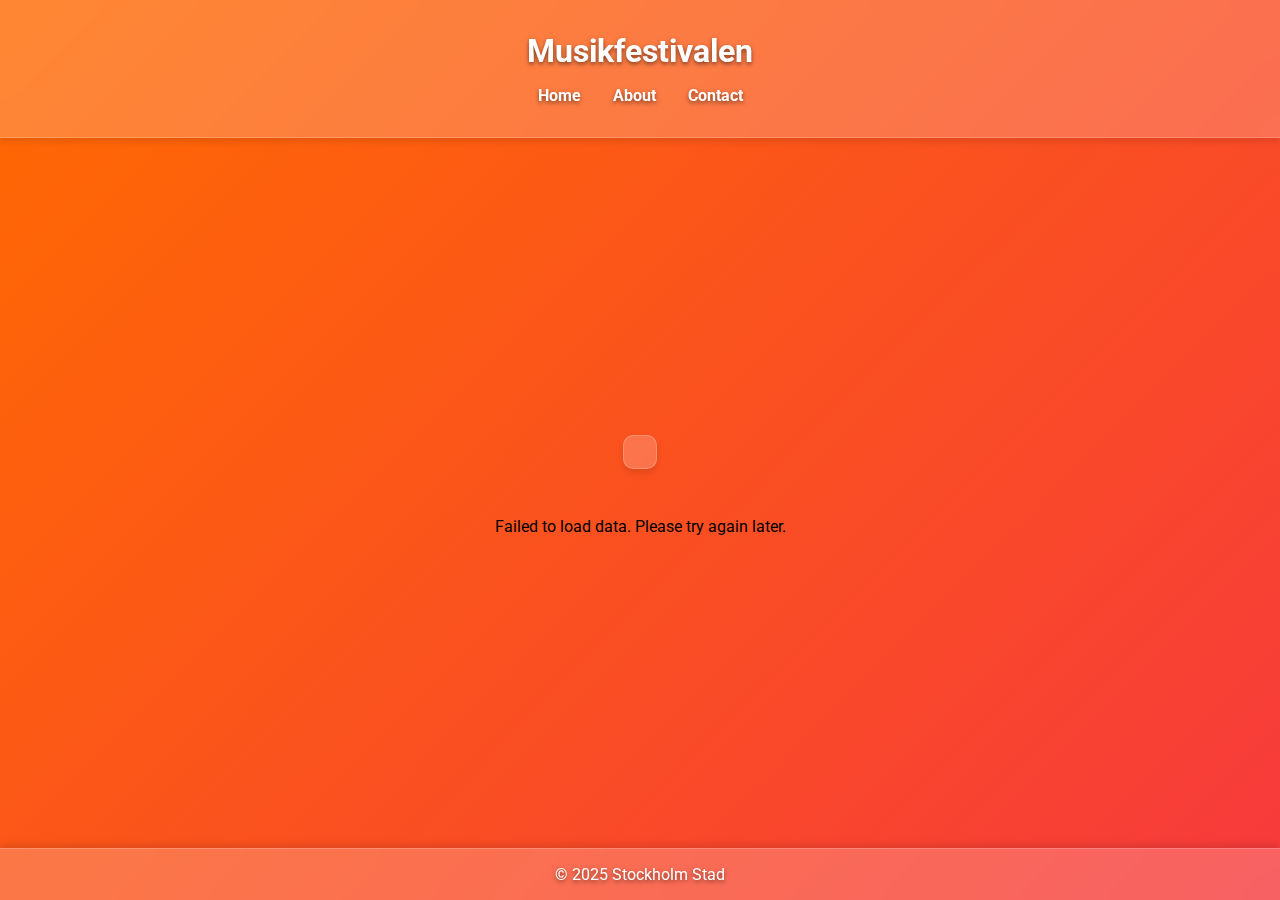
<file: index.html>
<!DOCTYPE html>
<html lang="en">
  <head>
    <meta charset="UTF-8" />
    <meta name="viewport" content="width=device-width, initial-scale=1.0" />
    <title>Musikfestivalen</title>
    <link rel="stylesheet" href="styles.css" />
    <link
      href="https://fonts.googleapis.com/css2?family=Roboto:wght@400;700&display=swap"
      rel="stylesheet"
    />
  </head>
  <body>
    <header>
      <h1>Musikfestivalen</h1>
      <nav class="navbar">
        <ul>
          <li><a href="#">Home</a></li>
          <li><a href="#">About</a></li>
          <li><a href="#">Contact</a></li>
        </ul>
      </nav>
    </header>
    <main>
      <section id="filters" class="filter-section"></section>
      <section id="content" class="artist-container"></section>
    </main>
    <footer>
      <p>&copy; 2025 Stockholm Stad</p>
    </footer>
  </body>
  <script src="script.js"></script>
</html>
</file>
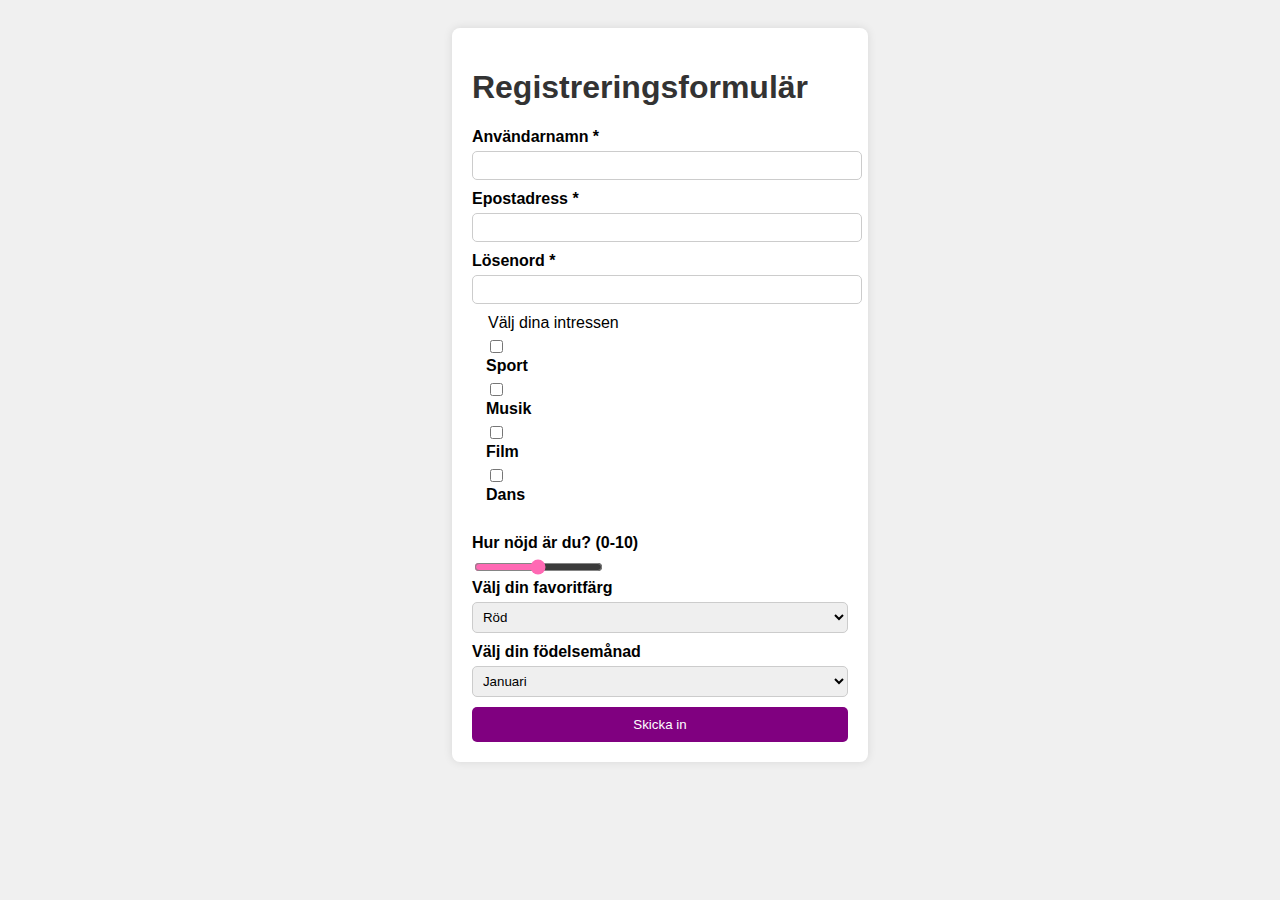
<file: Form/index.html>
<!DOCTYPE html>
<html lang="sv">
<head>
  <meta charset="UTF-8">
  <meta name="viewport" content="width=device-width, initial-scale=1.0">
  <title>Interaktivt Formulär</title>
  <link rel="stylesheet" href="style.css">
</head>
<body>
    <main>
        <form>
            <h1>Registreringsformulär</h1>


    <label for="username">Användarnamn *</label>
    <input type="text" name="username" required>

    <label for="email">Epostadress *</label>
    <input type="email" name="email" required>

    <label for="password">Lösenord *</label>
    <input type="password" name="password" required>

    <!-- Checkboxar -->
    <fieldset>
      <legend>Välj dina intressen</legend>
      <input type="checkbox" id="sport" name="interest" value="sport">
      <label for="sport">Sport</label>

      <input type="checkbox" id="musik" name="interest" value="musik">
      <label for="musik">Musik</label>

      <input type="checkbox" id="Film" name="interest" value="Film">
      <label for="Film">Film</label>

      <input type="checkbox" id="Dans" name="interest" value="Dans">
      <label for="Dans">Dans</label>
    </fieldset>

    <!-- Reglage (range input) -->
    <label for="preference">Hur nöjd är du? (0-10)</label>
    <input type="range" id="preference" name="preference" min="0" max="10" value="5">

    <!-- Dropdown-lista (select) -->
    <label for="color">Välj din favoritfärg</label>
    <select id="color" name="color">
      <option value="red">Röd</option>
      <option value="blue">Blå</option>
      <option value="green">Grön</option>
      <option value="yellow">Gul</option>
      <option value="pink">Rosa</option>
      <option value="purple">lila</option>
    </select>
    <label for="Birth-month">Välj din födelsemånad</label>
    <select id="Birth-month" name="Birth-month">
      <option value="January">Januari</option>
      <option value="February">Februari</option>
      <option value="March">Mars</option>
      <option value="April">Apil</option>
      <option value="May">Maj</option>
      <option value="June">Juni</option>
      <option value="July">Juli</option>
      <option value="August">Augusti</option>
      <option value="September">September</option>
      <option value="October">Oktober</option>
      <option value="November">November</option>
      <option value="December">December</option>
    
    </select>
    <!-- Submit-knapp -->
    <button type="submit">Skicka in</button>

      </form>
    </main>
  </body>
</html>
</file>
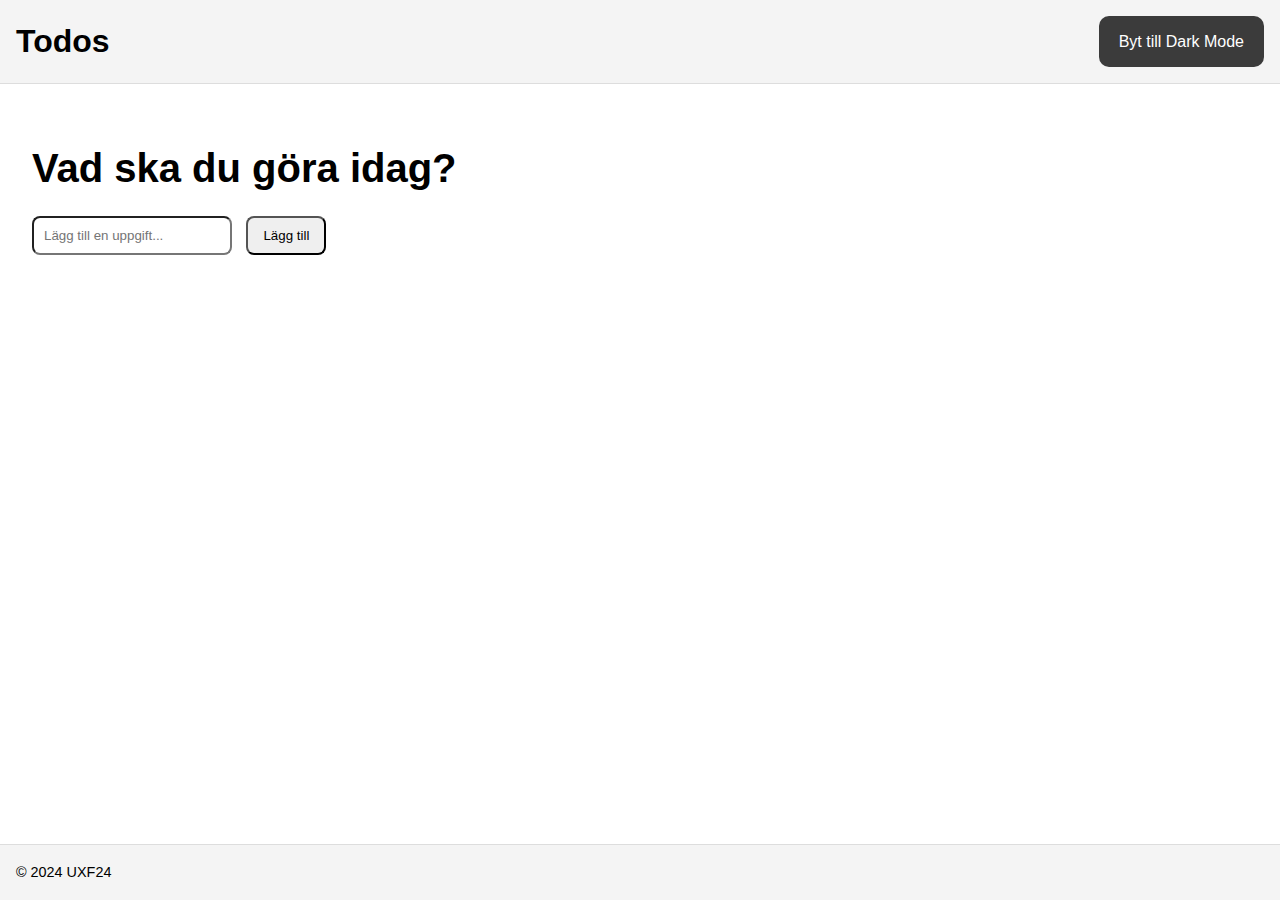
<file: Lektion JS/index.html>
<!DOCTYPE html>
<html lang="en">

<head>
    <meta charset="UTF-8">
    <meta name="viewport" content="width=device-width, initial-scale=1.0">
    <title>Todo app</title>
    <link rel="stylesheet" href="styles.css">
</head>

<body>
    <div class="app">
        <header class="header">
            <h1>Todos</h1>
            <button class="theme-toggle">Byt till Dark Mode</button>
        </header>
        <main class="main-content">
            <section class="todo-section">
                <h2>Vad ska du göra idag?</h2>
                <input type="text" class="todo-input" placeholder="Lägg till en uppgift...">
                <button class="add-todo-btn">Lägg till</button>
                <ul class="todo-list"></ul>
            </section>
        </main>
        <footer class="footer">
            <p class="footer-text">&copy; 2024 UXF24</p>
        </footer>
    </div>

    <script src="script.js"></script>
</body>

</html>
</file>
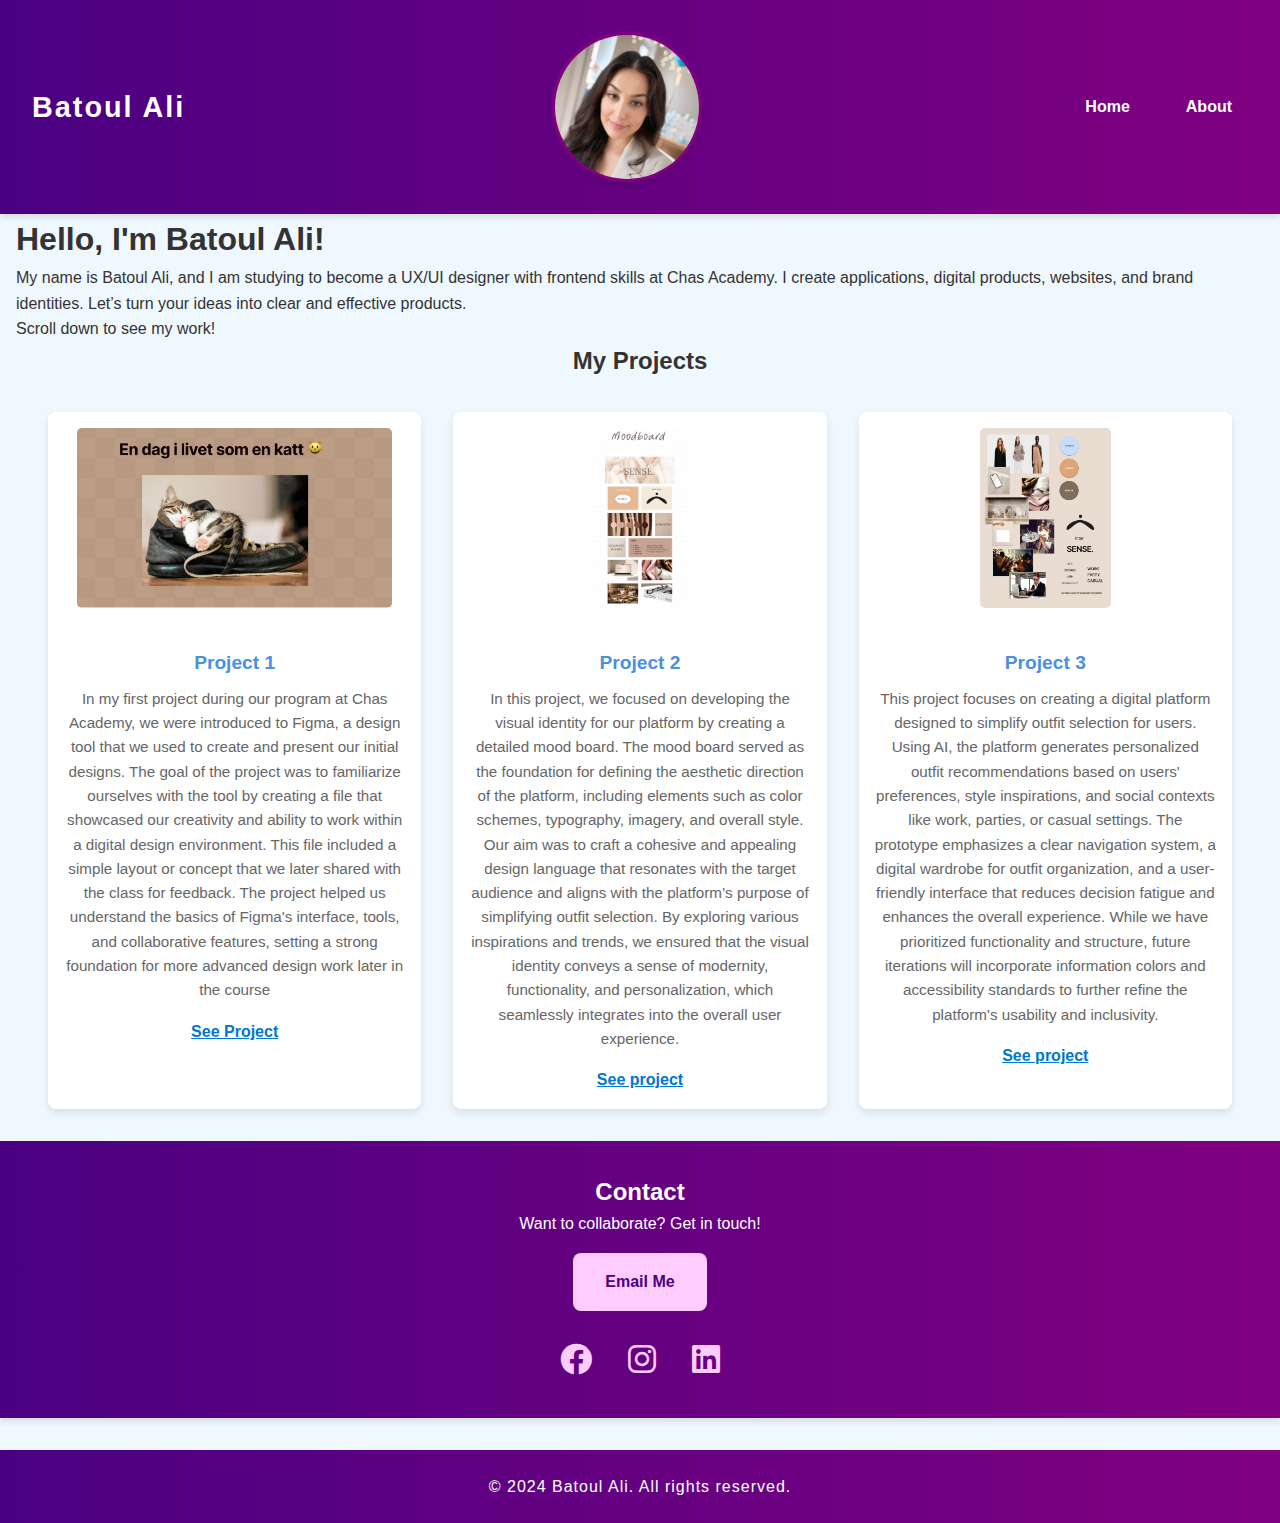
<file: Uppgift/index.html>
<!DOCTYPE html>
<html lang="sv">
<head>
    <meta charset="UTF-8">
    <meta name="viewport" content="width=device-width, initial-scale=1.0">
    <title>My Portfolio</title>
    <link rel="stylesheet" href="styling.css">
    <link rel="stylesheet" href="https://cdnjs.cloudflare.com/ajax/libs/font-awesome/6.0.0-beta3/css/all.min.css">
</head>
<body>
    <header class="main-header">
        <div class="logo">Batoul Ali</div>
        <img src="images/IMG_2450.JPG" alt="En bild av mig själv" class="profile-img">
        <nav class="main-nav">
            <ul>
                <li><a href="#home">Home</a></li>
                <li><a href="about.html">About</a></li>
            </ul>
        </nav>
    </header>
    
    <section id="home" class="intro-section">
        <div class="intro-content">
            <h1>Hello, I'm Batoul Ali!</h1>
            <p>
                My name is Batoul Ali, and I am studying to become a UX/UI designer with frontend skills at Chas Academy. I create applications, digital products, websites, and brand identities. Let’s turn your ideas into clear and effective products.
            </p>
            <p>Scroll down to see my work!</p>
        </div>
    </section>

    <section id="work" class="work-section">
        <h2>My Projects</h2>
        <div class="project-container">
            <div class="project-card">
                <img src="images/IMG_3956.jpg" alt="Projekt 1">
                <h3>Project 1</h3>
                <p>In my first project during our program at Chas Academy, we were introduced to Figma, a design tool that we used to create and present our initial designs. The goal of the project was to familiarize ourselves with the tool by creating a file that showcased our creativity and ability to work within a digital design environment. This file included a simple layout or concept that we later shared with the class for feedback. The project helped us understand the basics of Figma's interface, tools, and collaborative features, setting a strong foundation for more advanced design work later in the course</p>
                <a href="https://www.figma.com/slides/O0G6O4EhElFP3WrexHkgCl/Livet-som-en-katt?node-id=1-25&t=vVNpgzlCT9r288ne-1">See Project</a>
            </div>
            <div class="project-card">
                <img src="images/IMG_3957.jpg" alt="Projekt 2">
                <h3>Project 2</h3>
                <p>In this project, we focused on developing the visual identity for our platform by creating a detailed mood board. The mood board served as the foundation for defining the aesthetic direction of the platform, including elements such as color schemes, typography, imagery, and overall style. Our aim was to craft a cohesive and appealing design language that resonates with the target audience and aligns with the platform’s purpose of simplifying outfit selection. By exploring various inspirations and trends, we ensured that the visual identity conveys a sense of modernity, functionality, and personalization, which seamlessly integrates into the overall user experience.</p>
                <a href="https://www.figma.com/board/CUwMGALnqBothd5byAK05R/BN-Moodboard?node-id=0-1&t=PeYMszunjwVnaIkH-1">See project</a>
            </div>
            <div class="project-card">
                <img src="images/IMG_3958.jpg" alt="Projekt 3">
                <h3>Project 3</h3>
                <p>This project focuses on creating a digital platform designed to simplify outfit selection for users. Using AI, the platform generates personalized outfit recommendations based on users' preferences, style inspirations, and social contexts like work, parties, or casual settings. The prototype emphasizes a clear navigation system, a digital wardrobe for outfit organization, and a user-friendly interface that reduces decision fatigue and enhances the overall experience. While we have prioritized functionality and structure, future iterations will incorporate information colors and accessibility standards to further refine the platform's usability and inclusivity.</p>
                <a href="https://www.figma.com/design/5IgG5gqbSP6rv6SntZIZbA/PROJEKT?node-id=587-2438&t=t5pT4wf1DnkoKvvE-1">See project</a>
            </div>
        </div>
    </section>

    <section id="contact" class="contact-section">
        <h2>Contact</h2>
        <p>Want to collaborate? Get in touch!</p>
        <a href="mailto:batoul.al@chasacademy.se" class="contact-button">Email Me</a>
        <div class="social-links">
            <a href="https://www.facebook.com/share/18AjigbLKt/?mibextid=LQQJ4d" target="_blank"><i class="fab fa-facebook"></i></a>
            <a href="https://www.instagram.com/tabboulee/?igsh=anhobDJnMjY4ZWw4&utm_source=qr" target="_blank"><i class="fab fa-instagram"></i></a>
            <a href="https://www.linkedin.com/in/batoul-al-haj-ali-0488852b9/?originalSubdomain=se" target="_blank"><i class="fab fa-linkedin"></i></a>
        </div>
    </section>

    <footer class="main-footer">
        <p>&copy; 2024 Batoul Ali. All rights reserved.</p>
    </footer>
</body>
</html>
</file>
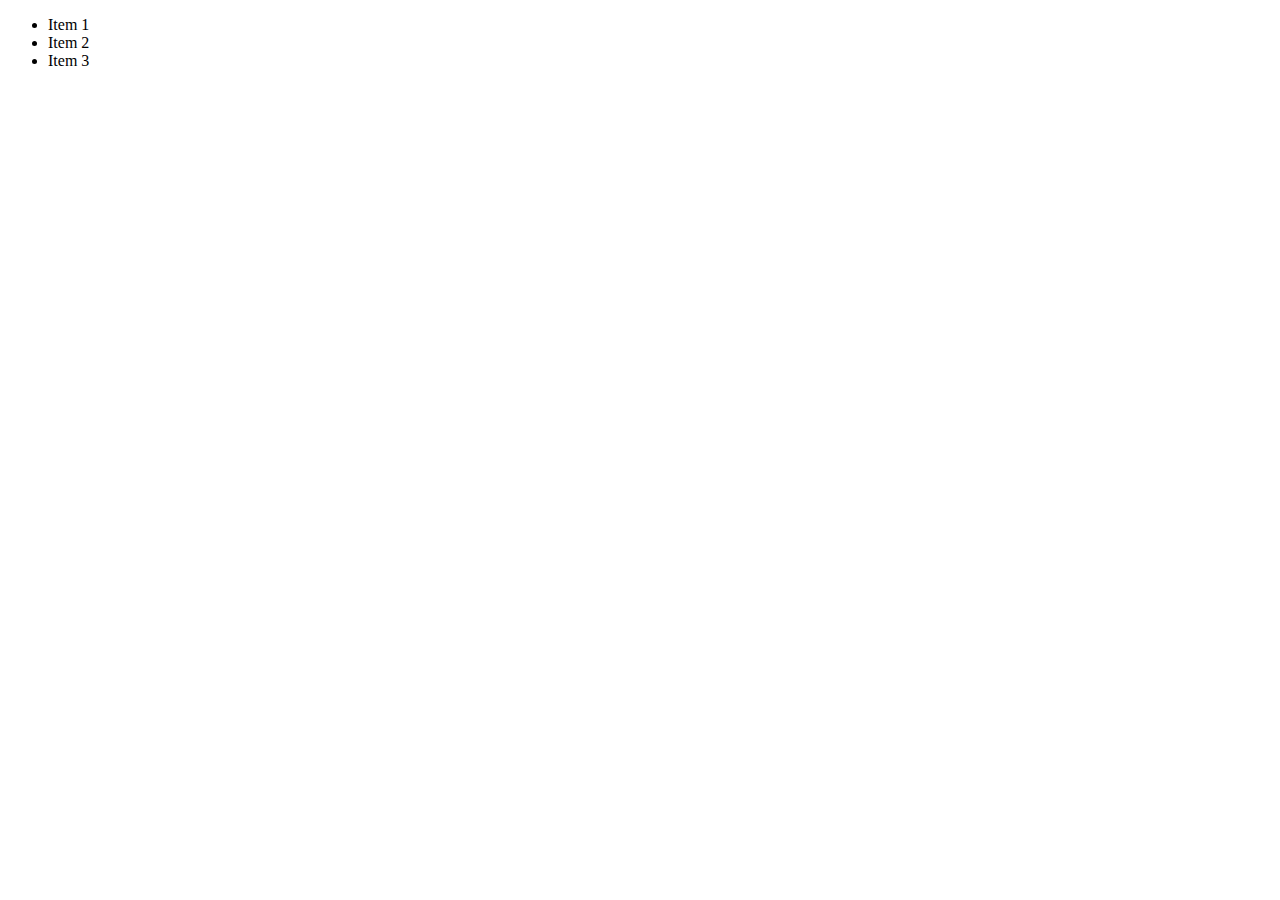
<file: Övning 1/index.html>
<!DOCTYPE html>
<html lang="sv">
  <head>
    <meta charset="UTF-8" />
    <meta name="viewport" content="width=device-width, initial-scale=1.0" />
    <title>getElementById Example</title>
    <link rel="stylesheet" href="style.css">
  </head>
  <body>
    <ul>
      <li>Item 1</li>
      <li>Item 2</li>
      <li>Item 3</li>
  </ul>
  
  <script src="script.js"></script>
  
  </body>
</html>
</file>
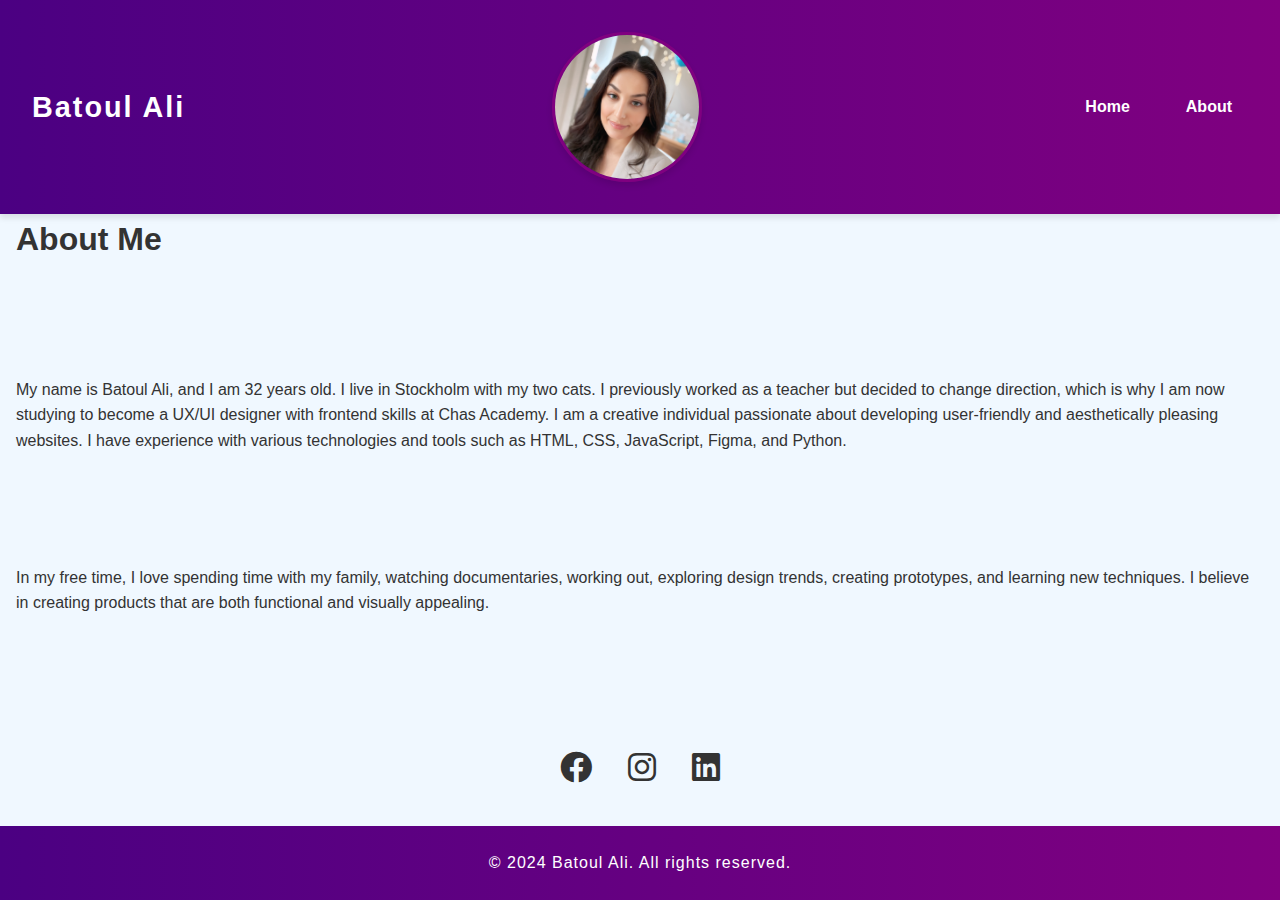
<file: Uppgift/about.html>
<!DOCTYPE html>
<html lang="sv">
<head>
    <meta charset="UTF-8">
    <meta name="viewport" content="width=device-width, initial-scale=1.0">
    <title>About Me</title>
    <link rel="stylesheet" href="styling.css">
    <link rel="stylesheet" href="https://cdnjs.cloudflare.com/ajax/libs/font-awesome/6.0.0-beta3/css/all.min.css">
</head>
<body>
    <header class="main-header">
        <div class="logo">Batoul Ali</div>
        <img src="images/IMG_2450.JPG" alt="En bild av mig själv" class="profile-img">
        <nav class="main-nav">
            <ul>
                <li><a href="index.html">Home</a></li>
                <li><a href="about.html">About</a></li>
            </ul>
        </nav>
    </header>

    <section class="about-section">
        <h1>About Me</h1>
        <p>
            My name is Batoul Ali, and I am 32 years old. I live in Stockholm with my two cats. I previously worked as a teacher but decided to change direction, which is why I am now studying to become a UX/UI designer with frontend skills at Chas Academy. I am a creative individual passionate about developing user-friendly and aesthetically pleasing websites. I have experience with various technologies and tools such as HTML, CSS, JavaScript, Figma, and Python.
        </p>
        <p>In my free time, I love spending time with my family, watching documentaries, working out, exploring design trends, creating prototypes, and learning new techniques. I believe in creating products that are both functional and visually appealing.
        </p>

        <div class="social-links">
            <a href="https://www.facebook.com/share/18AjigbLKt/?mibextid=LQQJ4d" target="_blank"><i class="fab fa-facebook"></i></a>
            <a href="https://www.instagram.com/tabboulee/?igsh=anhobDJnMjY4ZWw4&utm_source=qr" target="_blank"><i class="fab fa-instagram"></i></a>
            <a href="https://www.linkedin.com/in/batoul-al-haj-ali-0488852b9/?originalSubdomain=se" target="_blank"><i class="fab fa-linkedin"></i></a>
        </div>
    </section>

    <footer class="main-footer">
        <p>&copy; 2024 Batoul Ali. All rights reserved.</p>
    </footer>
</body>
</html>
</file>
<file: styles.css>
* {
  font-family: "Roboto", Arial, sans-serif;

  margin: 0;
  padding: 0;
  box-sizing: border-box;
}

html,
body {
  height: 100%;
  margin: 0;
  display: flex;
  flex-direction: column;
  background: linear-gradient(135deg, #ff6a00, #ee0979, #fff01f);
  background-size: 400% 400%;
  animation: gradientAnimation 10s ease infinite;
}

@keyframes gradientAnimation {
  0% {
    background-position: 0% 50%;
  }
  50% {
    background-position: 100% 50%;
  }
  100% {
    background-position: 0% 50%;
  }
}

.navbar {
  margin-top: 1rem;
}

.navbar ul {
  display: flex;
  justify-content: center;
  gap: 2rem;
  list-style: none;
  padding: 0;
  margin: 0;
}

.navbar a {
  text-decoration: none;
  color: white;
  font-weight: bold;
  text-shadow: 0 2px 4px rgba(0, 0, 0, 0.5);
  transition: color 0.3s ease;
}

.navbar a:hover {
  color: #ff6a00;
}

main {
  flex: 1;
  display: flex;
  flex-direction: column;
  align-items: center;
  justify-content: center;
  padding: 1rem;
}

header {
  background: rgba(255, 255, 255, 0.2);
  color: white;
  padding: 2rem;
  text-align: center;
  text-shadow: 0 2px 4px rgba(0, 0, 0, 0.5);
  box-shadow: 0 4px 6px rgba(0, 0, 0, 0.1);
  backdrop-filter: blur(10px);
  border-bottom: 1px solid rgba(255, 255, 255, 0.2);
}

header h1 {
  font-size: 1.5rem;
}
.filter-section {
  display: flex;
  flex-direction: column;
  gap: 1rem;
  margin: 1rem 0;
  padding: 1rem;
  background: rgba(255, 255, 255, 0.2);
  border-radius: 10px;
  box-shadow: 0 4px 6px rgba(0, 0, 0, 0.1);
  text-shadow: 0 2px 4px rgba(0, 0, 0, 0.5);
  backdrop-filter: blur(10px);
  border: 1px solid rgba(255, 255, 255, 0.2);
}

.filter-section label {
  font-weight: bold;
  color: #fff;
}

.filter-section select {
  padding: 0.5rem;
  border: 1px solid rgba(255, 255, 255, 0.5);
  border-radius: 5px;
  background-color: rgba(255, 255, 255, 0.3);
  color: white;
  font-size: 1rem;
  transition: background-color 0.3s ease, border-color 0.3s ease;
}

.filter-section select:focus {
  outline: none;
  border-color: #ff6a00;
  background-color: rgba(255, 255, 255, 0.5);
}

.artist-container {
  display: flex;
  flex-wrap: wrap;
  justify-content: center;
  gap: 1rem;
  padding: 1rem;
}
.artist-card {
  background: white;
  border: 2px solid #ddd;
  border-radius: 10px;
  padding: 1rem;
  max-width: 100%;
  flex: 1 1 100%;
  box-shadow: 0 4px 6px rgba(0, 0, 0, 0.1);
  text-align: left;
  transition: transform 0.3s ease, box-shadow 0.3s ease;
}

.artist-card h3 {
  color: #ee0979;
  font-size: 1rem;
  margin-bottom: 0.5rem;
  text-shadow: 0 2px 4px rgba(0, 0, 0, 0.5);
}

.artist-card p {
  margin: 0.5rem 0;
  color: #333;
}

.artist-card:hover {
  transform: translateY(-5px);
  box-shadow: 0 8px 16px rgba(0, 0, 0, 0.2);
  border-color: #ee0979;
}
.artist-card:focus {
  outline: 2px solid #ff6a00;
  outline-offset: 2px;
}

footer {
  background: rgba(255, 255, 255, 0.2);
  color: white;
  text-align: center;
  padding: 1rem;
  box-shadow: 0 -4px 6px rgba(0, 0, 0, 0.1);
  text-shadow: 0 2px 4px rgba(0, 0, 0, 0.5);
  backdrop-filter: blur(10px);
  border-top: 1px solid rgba(255, 255, 255, 0.2);
}

footer a {
  color: #fff;
  text-decoration: underline;
  transition: color 0.3s ease;
}

footer a:hover {
  color: #ff6a00;
}

@media (min-width: 769px) {
  .filter-section {
    flex-direction: row;
    justify-content: center;
  }

  .artist-card {
    flex: 1 1 calc(33.333% - 1.5rem);
    max-width: 300px;
  }

  .artist-container {
    gap: 1.5rem;
    padding: 2rem;
    max-width: 1200px;
  }

  header h1 {
    font-size: 2rem;
  }
}
</file>
<file: Form/style.css>
/* Grundläggande styling */
body {
    font-family: Arial, sans-serif;
    background-color: #f0f0f0;
    display: flex;
    flex-direction: column;
    align-items: center;
    padding: 20px;
  }
  
  h1 {
    color: #333;
  }
  
  /* Formulär */
  form {
    background-color: #fff;
    padding: 20px;
    border-radius: 8px;
    box-shadow: 0 0 10px rgba(0, 0, 0, 0.1);
    max-width: 400px;
    width: 100%;
  }
  
  /* Etiketter och fält */
  label {
    display: block;
    margin-bottom: 5px;
    font-weight: bold;
  }
  
  input[type="text"], 
  input[type="email"],
  input[type="password"],
 
  select {
    width: 100%;
    padding: 6px;
    margin-bottom: 10px;
    border: 1px solid #ccc;
    border-radius: 5px;
  }
 
  
  /* Checkboxar */
  fieldset {
    margin-bottom: 15px;
    border: none;

  }
  
  /* Submit-knappen */
  button {
    width: 100%;
    padding: 10px;
    background-color: purple;
    color: #fff;
    border: none;
    border-radius: 5px;
    cursor: pointer;
  }
  
  button:hover {
    background-color: #0056b3;
  }
  
  /* Fokus-styling för tillgänglighet */
  input:focus,
  select:focus,
  button:focus {
    outline: 2px hotpink
  }
  
  /* Reglagets stil */
  input[type="range"] {
    accent-color: hotpink;
  }
  
  /* Dropdown-listans hover-effekt */
  select:hover {
    border-color: hotpink;
  }
</file>
<file: Lektion JS/styles.css>
* {
    margin: 0;
    padding: 0;
    box-sizing: border-box;
  }
  
  body {
    font-family: "Gill Sans", "Gill Sans MT", Calibri, "Trebuchet MS", sans-serif;
    line-height: 1.6;
    background-color: white;
    color: black;
    transition: background-color 0.3s ease, color 0.3s ease;
  }
  
  .app {
    display: flex;
    flex-direction: column;
    min-height: 100vh;
  }
  
  .header {
    display: flex;
    justify-content: space-between;
    background-color: #f4f4f4;
    padding: 1rem;
    text-align: center;
    border-bottom: 1px solid #ddd;
  }
  
  .main-content {
    flex: 1;
    padding: 2rem;
  }
  
  h2 {
    font-size: 2.5rem;
    margin-bottom: 1rem;
  }
  
  .footer {
    background-color: #f4f4f4;
    padding: 1rem;
    font-size: 0.9rem;
    border-top: 1px solid #ddd;
  }
  
  .theme-toggle {
    padding: 10px 20px;
    font-size: 16px;
    background-color: #3b3b3b;
    color: white;
    border: none;
    border-radius: 10px;
    cursor: pointer;
    transition: background-color 0.3s ease;
  }
  
  .theme-toggle:hover {
    background-color: #0056b3;
  }
  
  /* TODO LIST */
  .todo-section {
    margin-top: 20px;
  }
  
  .todo-input {
    padding: 10px;
    margin-right: 10px;
    width: 200px;
    border-radius: 8px;
  }
  
  .add-todo-btn {
    padding: 10px 15px;
    cursor: pointer;
    border-radius: 8px;
  }
  
  .todo-list {
    width: 40%;
    list-style-type: none;
    padding: 0;
    margin-top: 20px;
  }
  
  .todo-list li {
    background-color: #f4f4f4;
    padding: 10px;
    margin-bottom: 10px;
    border-radius: 10px;
    display: flex;
    justify-content: space-between;
    align-items: center;
  }
  
  /* THEME TOGGLE STYLES */
  body.dark-mode {
    background-color: #121212;
    color: #e0e0e0;
  }
  
  body.dark-mode header {
    background-color: #1e1e1e;
    border-bottom: #333;
  }
  
  body.dark-mode footer {
    background-color: #1e1e1e;
    border-bottom: #333;
  }
  
  body.dark-mode .theme-toggle {
    background-color: #80d8ff;
    color: black;
  }
  
  body.dark-mode .theme-toggle:hover {
    background-color: #40c4ff;
  }
  
  body.dark-mode .todo-list li {
    background-color: #333;
    color: #e0e0e0;
  }
  
  body.dark-mode .add-todo-btn {
    background-color: #555;
    color: white;
    border: none;
  }
  
  body.dark-mode .todo-input {
    background-color: #333;
    color: #e0e0e0;
    border: 1px solid #555;
  }
</file>
<file: Uppgift/styling.css>
* {
    font-family: 'Arial', sans-serif;
    margin: 0;
    padding: 0;
    box-sizing: border-box;
}
body, html {
    min-width: 375px;
    display: flex;
    justify-content: space-between;
    flex-direction: column;
    height: 100%;
    line-height: 1.6;
    background-color: #f0f8ff; 
    color: #333;
}

a {
    text-decoration: none;
    color: #fff;
}

ul {
    list-style: none;
}
section {
    padding: 0 1rem;
}
.main-header {
    display: flex;
    justify-content: space-between;
    align-items: center;
    padding: 1rem 2rem;
    background: linear-gradient(90deg, #4b0082, #800080); 
    color: #fff;
    box-shadow: 0 4px 6px rgba(0, 0, 0, 0.1);
}

.logo {
    font-size: 1.8rem;
    font-weight: bold;
    letter-spacing: 2px;
}

.main-nav ul {
    display: flex;
    flex-direction: column;
    justify-content: flex-start;
    gap: 1.5rem;
}

.main-nav ul li a {
    color: #fff;
    font-weight: bold;
    padding: 0.5rem 1rem;
    border-radius: 5px;
    transition: background-color 0.3s, transform 0.3s;
}

.main-nav ul li a:hover {
    background-color: #fff;
    color: #800080;
    transform: scale(1.1);
}

.social-links {
    margin-top: 2rem;
    text-align: center;
}

.social-links a {
    color: #333;
    font-size: 2rem;
    margin: 0 1rem;
    transition: color 0.3s, transform 0.3s;
}

.social-links a:hover {
    color: #4b0082;
    transform: scale(1.1);
}

.profile-img {
    min-width: 150px;
    height: 150px;
    border-radius: 50%;
    object-fit: cover;
    display: block;
    margin: 1rem auto;
    border: 3px solid #800080;
    box-shadow: 0 4px 6px rgba(0, 0, 0, 0.1);
}
.work-section {
    text-align: center;
}
.project-container {
    display: flex;
    flex-wrap: wrap;
    justify-content: center;
    gap: 2rem; 
    padding: 2rem;
}

.project-card {
    flex: 1 1 300px; 
    min-width: 300px; 
    max-width: 400px;
    background: #fff;
    padding: 1rem;
    border-radius: 8px;
    box-shadow: 0 4px 8px rgba(0, 0, 0, 0.1);
    text-align: center;
    transition: transform 0.3s, box-shadow 0.3s;
}

.project-card:hover {
    transform: translateY(-5px); 
    box-shadow: 0 8px 16px rgba(0, 0, 0, 0.2); 
}

.project-card img {
    max-width: 100%;
    height: 200px; 
    object-fit: cover; 
    border-radius: 5px;
    margin-bottom: 1rem;
}

.project-card h3 {
    margin: 1rem 0 0.5rem;
    color: #4a90e2;
    font-size: 1.2rem;
}

.project-card p {
    color: #666;
    margin-bottom: 1rem;
    font-size: 0.95rem;
}

.project-card a {
    color: #0077cc;
    font-weight: bold;
    text-decoration: underline;
    transition: color 0.3s;
}

.project-card a:hover {
    color: #0056a3;
}

.contact-section {
    background: linear-gradient(90deg, #4b0082, #800080); 
    color: #fff;
    text-align: center;
    padding: 2rem;
    box-shadow: 0 4px 6px rgba(0, 0, 0, 0.1); 
}

.contact-section .contact-button {
    display: inline-block;
    background-color: #ffccff;
    color: #4b0082;
    padding: 1rem 2rem;
    border-radius: 8px;
    margin-top: 1rem;
    font-weight: bold;
    transition: background-color 0.3s, color 0.3s, transform 0.3s;
}

.contact-section .contact-button:hover {
    background-color: #fff;
    color: #800080;
    transform: scale(1.1); 
}

.contact-section .social-links {
    margin-top: 1.5rem;
}

.contact-section .social-links a {
    color: #ffccff;
    font-size: 2rem;
    margin: 0 1rem;
    transition: color 0.3s, transform 0.3s;
}

.contact-section .social-links a:hover {
    color: #fff;
    transform: scale(1.1); 
}
.about-section {
    display: flex;
    flex-direction: column;
    justify-content: space-between;
    height: 100%;
}
.main-footer {
    background: linear-gradient(90deg, #4b0082, #800080); 
    color: #fff;
    text-align: center;
    padding: 1.5rem 2rem;
    margin-top: 2rem;
    font-size: 1rem;
    letter-spacing: 1px;
}

.main-footer a {
    color: #ffccff;
    font-weight: bold;
    transition: color 0.3s;
}

.main-footer a:hover {
    color: #fff;
}

@media (min-width: 768px) {
    .main-nav ul {
        flex-direction: row;
        align-items: center;
    }

    .project-card img {
        height: 180px; 
    }

    .social-links {
        margin-top: 1rem;
    }
}
</file>
<file: Övning 1/style.css>
.hidden {
    display: none;
}

.visible {
    display: block;
    color: green;
    font-weight: bold;
}
</file>
